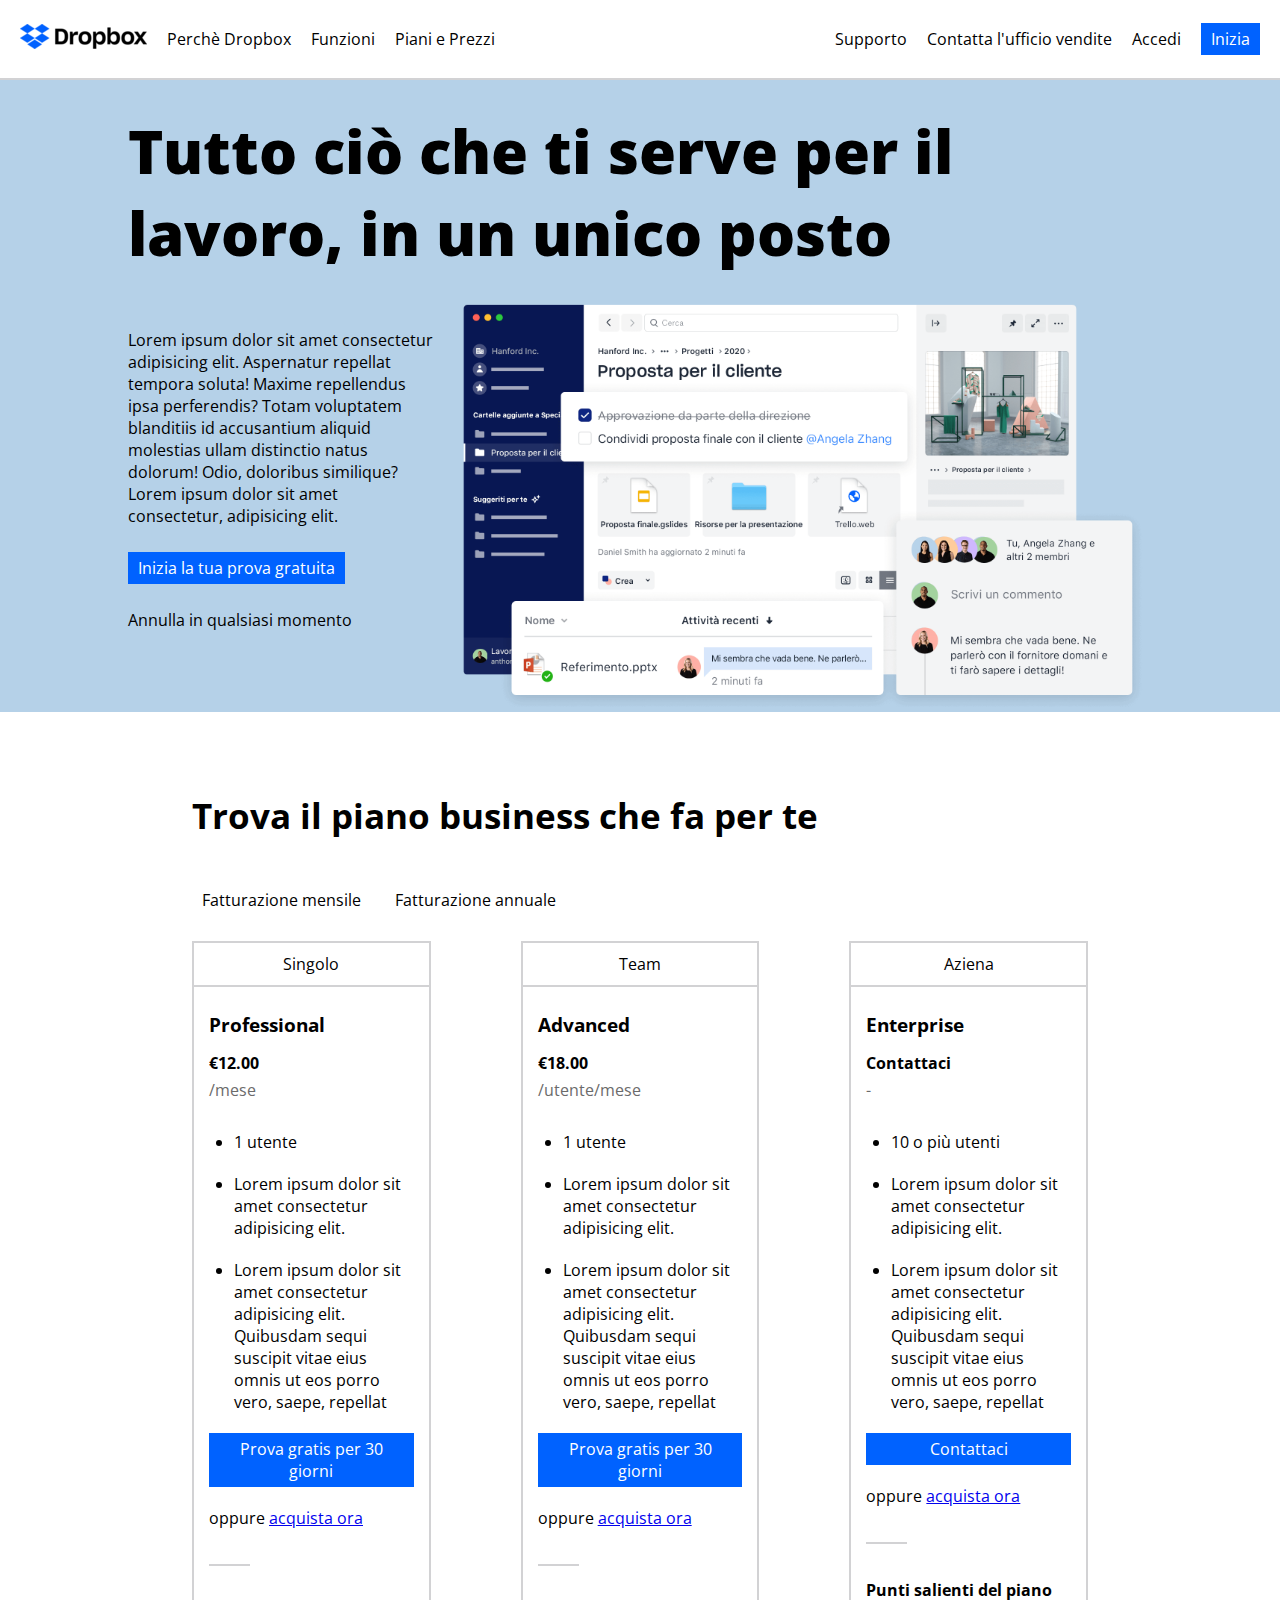
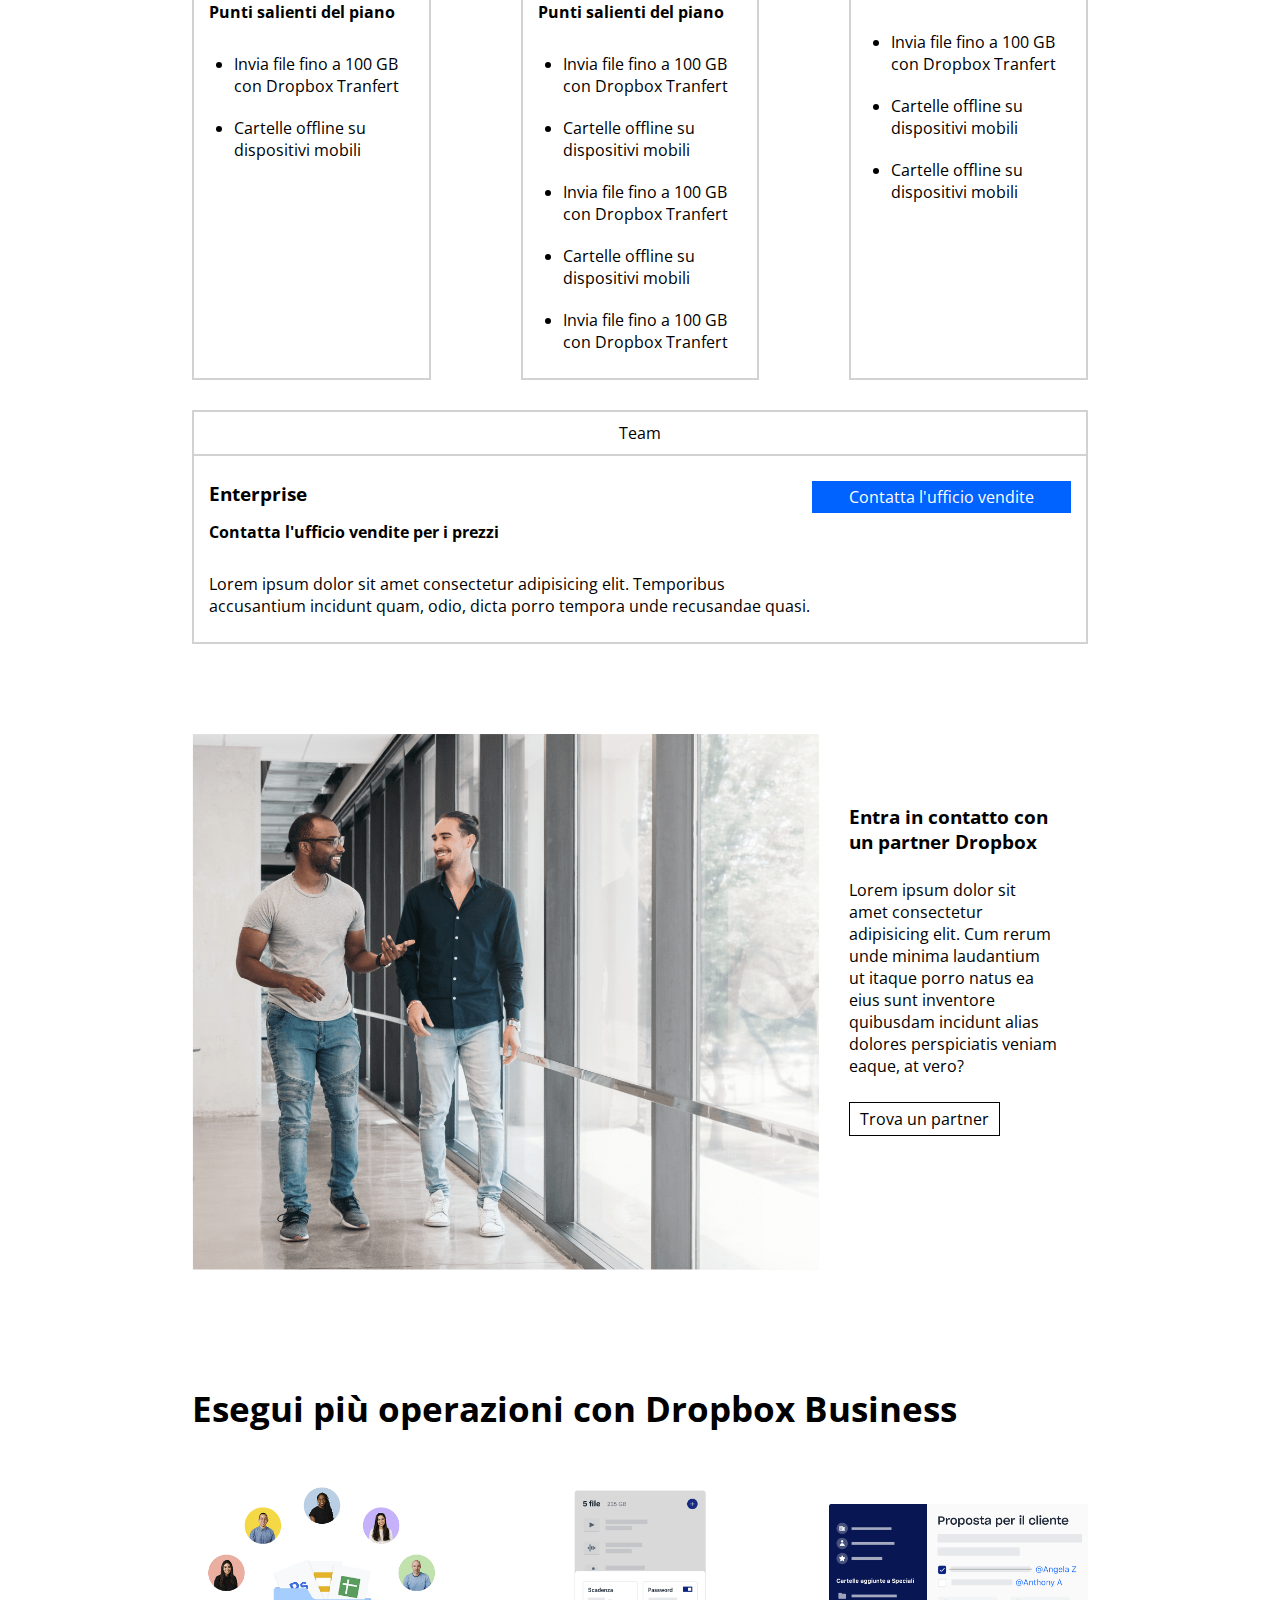
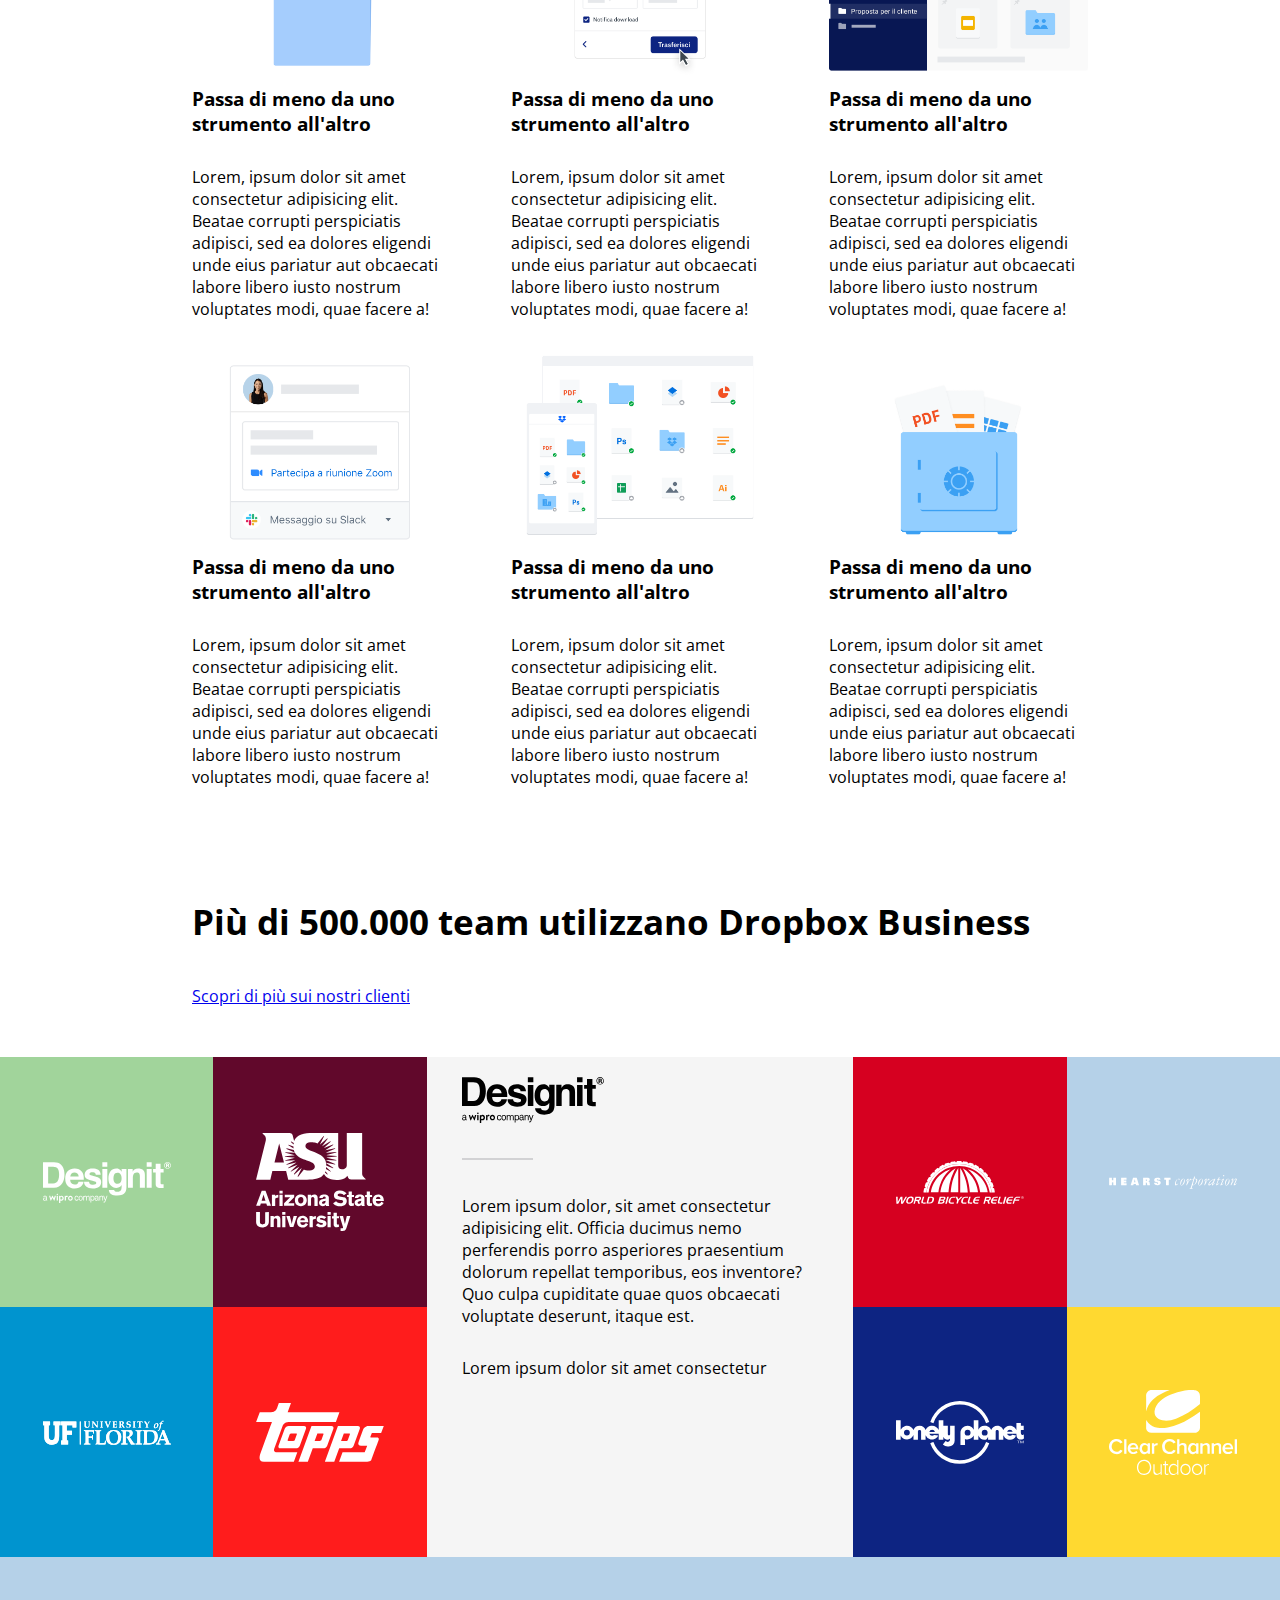
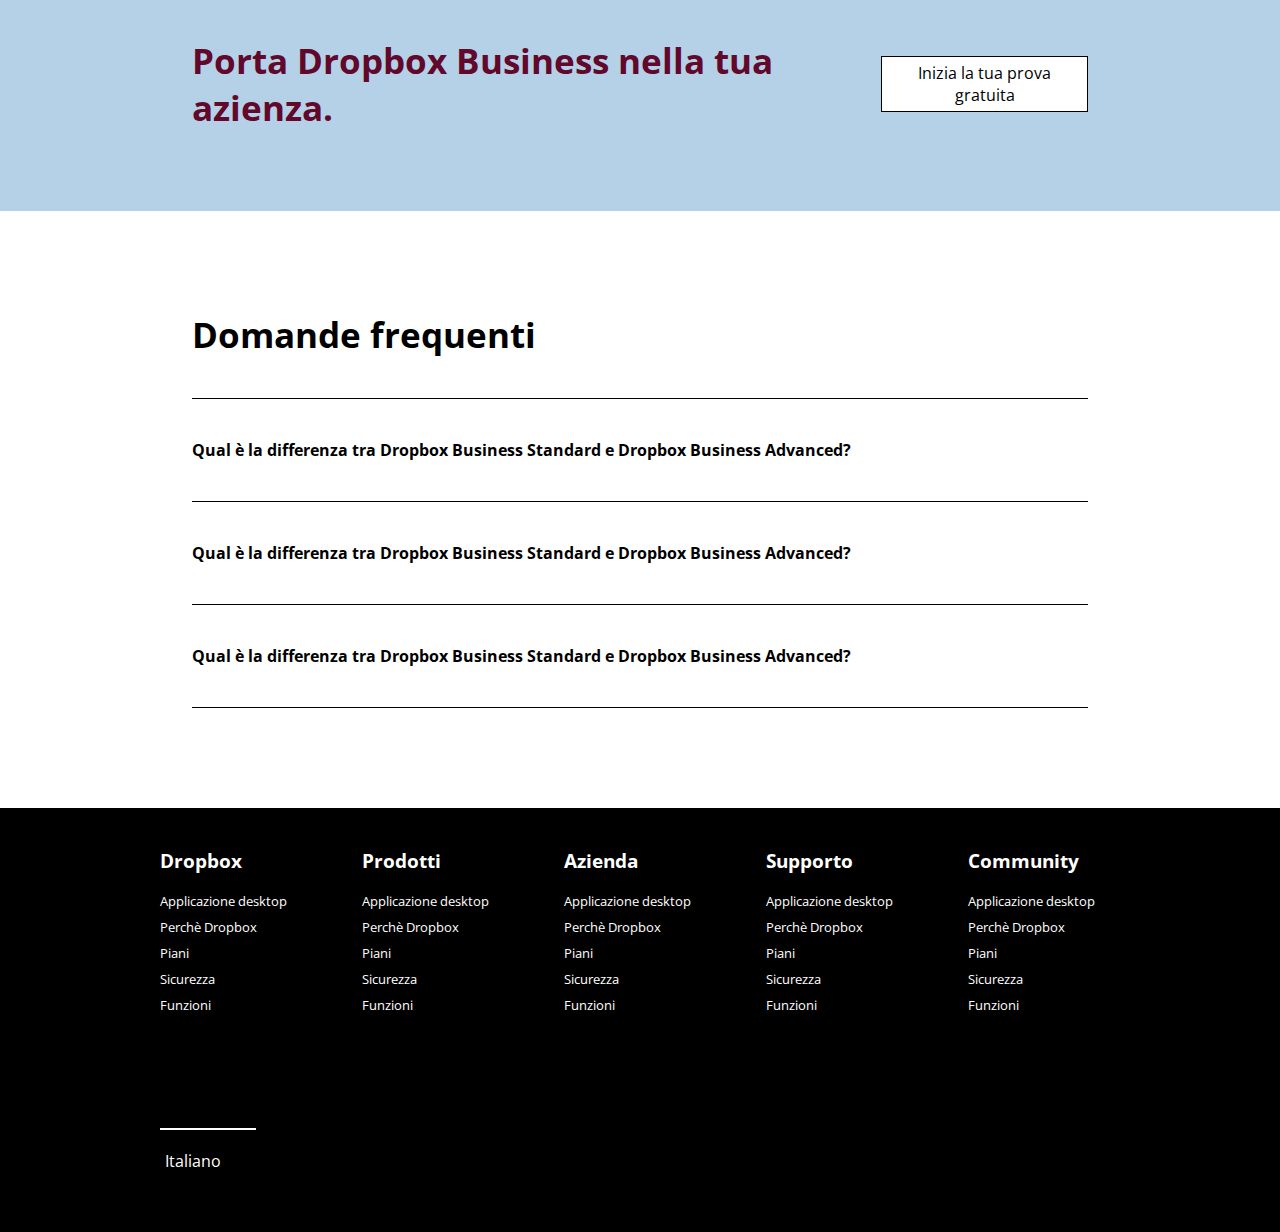
<file: index.html>
<!DOCTYPE html>
<html lang="en">
<head>
    <meta charset="UTF-8">
    <meta name="viewport" content="width=device-width, initial-scale=1.0">
    <!-- font awesome -->
    <link rel="stylesheet" href="https://cdnjs.cloudflare.com/ajax/libs/font-awesome/6.5.2/css/all.min.css"
    integrity="sha512-SnH5WK+bZxgPHs44uWIX+LLJAJ9/2PkPKZ5QiAj6Ta86w+fsb2TkcmfRyVX3pBnMFcV7oQPJkl9QevSCWr3W6A=="
    crossorigin="anonymous" referrerpolicy="no-referrer" />
    <!-- google fonts -->
    <link rel="preconnect" href="https://fonts.googleapis.com">
    <link rel="preconnect" href="https://fonts.gstatic.com" crossorigin>
    <link href="https://fonts.googleapis.com/css2?family=Open+Sans:ital,wght@0,300..800;1,300..800&display=swap" rel="stylesheet">
    <!-- css -->
    <link rel="stylesheet" href="css/style.css">
    <title>esercizio dropbox</title>
</head>
<body>

    <!-- PARTE INTESTAZIONE -->
    <header>

        <!-- barra fissa -->
        <section class="flex" id="fixed">
            <nav class="flex nav-flex">

                <div class="hover-border">
                    <a href="#">
                        <img src="img/logo-small.png" alt="logo dropbox">
                    </a>
                </div>
                <div class="hover-border">
                    <a href="#">Perchè Dropbox</a>
                </div>
                <div class="hover-border">
                    <a href="#">Funzioni</a>
                </div>
                <div class="hover-border">
                    <a href="#">Piani e Prezzi</a>
                </div>
               
            </nav>

            <nav class="flex nav-flex">

                <div class="hover-border">
                    <a href="#">Supporto</a>
                </div>
                <div class="hover-border">
                    <a href="#">Contatta l'ufficio vendite</a>
                </div>
                <div class="hover-border">
                    <a href="#">Accedi</a>
                </div>

                <a class="link-box" href="#">Inizia</a>    
            </nav>

        </section>

        <!-- jumbotron -->
        <section class="flex" id="jumbo-bg">
            <div class="flex" id="jumbo-centered">
                <h1>Tutto ciò che ti serve per il lavoro, in un unico posto</h1>
                <div class="text">
                    <p>
                        Lorem ipsum dolor sit amet consectetur adipisicing elit. Aspernatur repellat tempora soluta! Maxime repellendus ipsa perferendis? Totam voluptatem blanditiis id accusantium aliquid molestias ullam distinctio natus dolorum! Odio, doloribus similique?
                        Lorem ipsum dolor sit amet consectetur, adipisicing elit. 
                    </p>
                    <a href="#" class="link-box">Inizia la tua prova gratuita</a>
                    <p>
                        Annulla in qualsiasi momento
                    </p>
                    <a href="#"><i class="fa-solid fa-arrow-down"></i></a>
                </div>

                <div class="image">
                    <img src="img/jumbo.png" alt="proposta per il cliente">
                </div>

            </div>

        </section>
    </header>


    <!-- PARTE CENTRALE -->
    <main>

        <!-- piani abbonamento -->
        <section class="flex">
            <div class="centered flex" id="plan-flex">
                <h2>Trova il piano business che fa per te</h2>

                <div id="period-plan">
                    <i class="fa-solid fa-circle-dot"></i>
                    <span>Fatturazione mensile</span>

                    <i class="fa-regular fa-circle"></i>
                    <span>Fatturazione annuale</span>
                </div>

                <!-- prima colonna -->
                <div class="column-plan">

                    <div class="title-plan">
                        <i class="fa-solid fa-user"></i>
                        <span>Singolo</span>
                    </div>

                    <div class="container-plan">
                        <h3>
                            Professional
                        </h3>
                        <strong>&euro;12.00</strong>
                        <span class="monthly">/mese</span>

                        <ul class="column-list fa-ul">
                            <li><span class="fa-li"><i class="fa-solid fa-user"></i></span>1 utente</li>
                            <li><span class="fa-li"><i class="fa-solid fa-folder"></i></span>Lorem ipsum dolor sit amet consectetur adipisicing elit.</li>
                            <li><span class="fa-li"><i class="fa-solid fa-share-nodes"></i></span>Lorem ipsum dolor sit amet consectetur adipisicing elit. Quibusdam sequi suscipit vitae eius omnis ut eos porro vero, saepe, repellat </li>
                        </ul>

                        <a href="#" class="link-box full-width">Prova gratis per 30 giorni</a>

                        <span class="alternative-link">oppure <a href="#">acquista ora</a></span>

                        <div class="spacer"></div>
                        
                        <strong>Punti salienti del piano</strong>

                        <ul class="column-list fa-ul">
                            <li>
                                <span class="fa-li"><i class="fa-solid fa-check"></i></span>Invia file fino a 100 GB con Dropbox Tranfert 
                            </li>
                            <li>
                                <span class="fa-li"><i class="fa-solid fa-check"></i></span>Cartelle offline su dispositivi mobili 
                            </li>

                        </ul>
                    </div>
                </div>

                <!-- seconda colonna -->
                <div class="column-plan">

                    <div class="title-plan">
                        <i class="fa-solid fa-users"></i>
                        <span>Team</span>
                    </div>

                    <div class="container-plan">
                        <h3>
                           Advanced
                        </h3>
                        <strong>&euro;18.00</strong>
                        <span class="monthly">/utente/mese</span>

                        <ul class="column-list fa-ul">
                            <li><span class="fa-li"><i class="fa-solid fa-users"></i></span>1 utente</li>
                            <li><span class="fa-li"><i class="fa-solid fa-folder"></i></span>Lorem ipsum dolor sit amet consectetur adipisicing elit.</li>
                            <li><span class="fa-li"><i class="fa-solid fa-share-nodes"></i></span>Lorem ipsum dolor sit amet consectetur adipisicing elit. Quibusdam sequi suscipit vitae eius omnis ut eos porro vero, saepe, repellat </li>
                        </ul>

                        <a href="#" class="link-box full-width">Prova gratis per 30 giorni</a>

                        <span class="alternative-link">oppure <a href="#">acquista ora</a></span>

                        <div class="spacer"></div>
                        
                        <strong>Punti salienti del piano</strong>

                        <ul class="column-list fa-ul">
                            <li>
                                <span class="fa-li"><i class="fa-solid fa-check"></i></span>Invia file fino a 100 GB con Dropbox Tranfert 
                            </li>
                            <li>
                                <span class="fa-li"><i class="fa-solid fa-check"></i></span>Cartelle offline su dispositivi mobili 
                            </li>
                            <li>
                                <span class="fa-li"><i class="fa-solid fa-check"></i></span>Invia file fino a 100 GB con Dropbox Tranfert 
                            </li>
                            <li>
                                <span class="fa-li"><i class="fa-solid fa-check"></i></span>Cartelle offline su dispositivi mobili 
                            </li>
                            <li>
                                <span class="fa-li"><i class="fa-solid fa-check"></i></span>Invia file fino a 100 GB con Dropbox Tranfert 
                            </li>
                        </ul>
                    </div>
                </div>

                <!-- terza colonna -->
                <div class="column-plan">

                    <div class="title-plan">
                        <i class="fa-solid fa-building"></i>
                        <span>Aziena</span>
                    </div>

                    <div class="container-plan">
                        <h3>
                            Enterprise
                        </h3>
                        <strong>Contattaci</strong>
                        <span class="monthly">-</span>

                        <ul class="column-list fa-ul">
                            <li><span class="fa-li"><i class="fa-solid fa-user"></i></span>10 o più utenti</li>
                            <li><span class="fa-li"><i class="fa-solid fa-folder"></i></span>Lorem ipsum dolor sit amet consectetur adipisicing elit.</li>
                            <li><span class="fa-li"><i class="fa-solid fa-share-nodes"></i></span>Lorem ipsum dolor sit amet consectetur adipisicing elit. Quibusdam sequi suscipit vitae eius omnis ut eos porro vero, saepe, repellat </li>
                        </ul>

                        <a href="#" class="link-box full-width">Contattaci</a>

                        <span class="alternative-link">oppure <a href="#">acquista ora</a></span>

                        <div class="spacer"></div>
                        
                        <strong>Punti salienti del piano</strong>

                        <ul class="column-list fa-ul">
                            <li>
                                <span class="fa-li"><i class="fa-solid fa-check"></i></span>Invia file fino a 100 GB con Dropbox Tranfert 
                            </li>
                            <li>
                                <span class="fa-li"><i class="fa-solid fa-check"></i></span>Cartelle offline su dispositivi mobili 
                            </li>
                            <li>
                                <span class="fa-li"><i class="fa-solid fa-check"></i></span>Cartelle offline su dispositivi mobili 
                            </li>

                        </ul>
                    </div>
                </div>

                <!-- quarta colonna -->
                <div id="row-plan">
                    <div class="title-plan">
                        <i class="fa-solid fa-building"></i>
                        <span>Team</span>
                    </div>

                    <div class="container-plan flex">

                        <div id="row-text">
                            <h3>Enterprise</h3>
                            <strong>Contatta l'ufficio vendite per i prezzi</strong>
                            <p>
                                Lorem ipsum dolor sit amet consectetur adipisicing elit. Temporibus accusantium incidunt quam, odio, dicta porro tempora unde recusandae quasi.
                            </p>
                        </div>

                        <div id="link-box-container">
                            <a href="#" class="link-box full-width">Contatta l'ufficio vendite</a>
                        </div>

                    </div>

                </div>
            </div>

        </section>

        <!-- trova partner -->
        <section class="flex">
            <div class="centered flex">
                <div class="image">
                    <img src="img/partner.png" alt="immagine partner">
                </div>

                <div class="text" id="partner-text">
                    <h3>
                        Entra in contatto con un partner Dropbox
                    </h3>

                    <p>
                        Lorem ipsum dolor sit amet consectetur adipisicing elit. Cum rerum unde minima laudantium ut itaque porro natus ea eius sunt inventore quibusdam incidunt alias dolores perspiciatis veniam eaque, at vero?
                    </p>

                    <a href="#" class="link-box white-bg">Trova un partner</a>
                </div>

            </div>

        </section>

        <!-- operazioni -->
        <section class="flex">
            <div class="centered flex" id="operations-flex">

                <h2>Esegui più operazioni con Dropbox Business</h2>

                <!-- prima linea cards -->
                <div class="operations">
                    <div class="card-image">
                        <img src="img/business-feature-switching-tools.png" alt="immagine cambia strumenti">
                    </div>

                    <div class="card-text">
                        <h3>
                            Passa di meno da uno strumento all'altro
                        </h3>
                        <p>
                            Lorem, ipsum dolor sit amet consectetur adipisicing elit. Beatae corrupti perspiciatis adipisci, sed ea dolores eligendi unde eius pariatur aut obcaecati labore libero iusto nostrum voluptates modi, quae facere a!
                        </p>
                    </div>
                </div>

                <div class="operations">
                    <div class="card-image">
                        <img src="img/business-feature-send-files-it.png" alt="immagine scarica file">
                    </div>

                    <div class="card-text">
                        <h3>
                            Passa di meno da uno strumento all'altro
                        </h3>
                        <p>
                            Lorem, ipsum dolor sit amet consectetur adipisicing elit. Beatae corrupti perspiciatis adipisci, sed ea dolores eligendi unde eius pariatur aut obcaecati labore libero iusto nostrum voluptates modi, quae facere a!
                        </p>
                    </div>
                </div>

                <div class="operations">
                    <div class="card-image">
                        <img src="img/business-feature-coordinate-it.png" alt="immagine coordinate">
                    </div>

                    <div class="card-text">
                        <h3>
                            Passa di meno da uno strumento all'altro
                        </h3>
                        <p>
                            Lorem, ipsum dolor sit amet consectetur adipisicing elit. Beatae corrupti perspiciatis adipisci, sed ea dolores eligendi unde eius pariatur aut obcaecati labore libero iusto nostrum voluptates modi, quae facere a!
                        </p>
                    </div>
                </div>
                
                <!-- seconda linea cards -->
                <div class="operations">
                    <div class="card-image">
                        <img src="img/business-feature-integrations-it.png" alt="immagine integrazione">
                    </div>

                    <div class="card-text">
                        <h3>
                            Passa di meno da uno strumento all'altro
                        </h3>
                        <p>
                            Lorem, ipsum dolor sit amet consectetur adipisicing elit. Beatae corrupti perspiciatis adipisci, sed ea dolores eligendi unde eius pariatur aut obcaecati labore libero iusto nostrum voluptates modi, quae facere a!
                        </p>
                    </div>
                </div>

                <div class="operations">
                    <div class="card-image">
                        <img src="img/business-feature-multi-device.png" alt="immagine device multipli">
                    </div>

                    <div class="card-text">
                        <h3>
                            Passa di meno da uno strumento all'altro
                        </h3>
                        <p>
                            Lorem, ipsum dolor sit amet consectetur adipisicing elit. Beatae corrupti perspiciatis adipisci, sed ea dolores eligendi unde eius pariatur aut obcaecati labore libero iusto nostrum voluptates modi, quae facere a!
                        </p>
                    </div>
                </div>

                <div class="operations">
                    <div class="card-image">
                        <img src="img/business-feature-security.png" alt="immagine sicurezza">
                    </div>

                    <div class="card-text">
                        <h3>
                            Passa di meno da uno strumento all'altro
                        </h3>
                        <p>
                            Lorem, ipsum dolor sit amet consectetur adipisicing elit. Beatae corrupti perspiciatis adipisci, sed ea dolores eligendi unde eius pariatur aut obcaecati labore libero iusto nostrum voluptates modi, quae facere a!
                        </p>
                    </div>
                </div>
            </div>

        </section>

        <!-- clienti partner -->
        <section class="flex" id="partner-flex">
            <div class="centered" id="title-partner">
                <h2>
                    Più di 500.000 team utilizzano Dropbox Business
                </h2>

                <span class="alternative-link"><a href="#">Scopri di più sui nostri clienti</a></span>

            </div>


            <!-- parte blocchi -->
            <div class="flex" id="partner">

                <!-- blocco sinistra -->
                <div class="partner-box">
                    <div class="box-image"
                    id="bg-green">
                        <img src="img/designit.svg" alt="logo designit">
                    </div>

                    <div class="box-image" id="bg-dark-red">
                        <img src="img/arizona_state_university.svg" alt="asu logo">
                    </div>

                    <div class="box-image" id="bg-light-blue">
                        <img id="florida" src="img/university_of_florida.svg" alt="uf logo">
                    </div>

                    <div class="box-image" id="bg-light-red">
                        <img src="img/topps.svg" alt="logo topps">
                    </div>
                </div>

                <!-- blocco centrale -->
                <div class="partner-box" id="center-block">
                    <img src="img/designit.svg" alt="designit logo">

                    <div class="spacer"></div>

                    <p>
                        Lorem ipsum dolor, sit amet consectetur adipisicing elit. Officia ducimus nemo perferendis porro asperiores praesentium dolorum repellat temporibus, eos inventore? Quo culpa cupiditate quae quos obcaecati voluptate deserunt, itaque est.
                    </p>

                    <p>Lorem ipsum dolor sit amet consectetur </p>
                </div>

                <!-- blocco di destra -->
                <div class="partner-box">
                    <div class="box-image"
                    id="bg-red">
                        <img src="img/world_bicycle_relief.svg" alt="logo world bike">
                    </div>

                    <div class="box-image" id="bg-dark-grey">
                        <img src="img/hearst_corp.svg" alt="heart logo">
                    </div>

                    <div class="box-image" id="bg-blue">
                        <img src="img/lonely_planet.svg" alt="lonely_planet logo">
                    </div>

                    <div class="box-image" id="bg-yellow">
                        <img src="img/clear_channel.svg" alt="clear channel logo">
                    </div>
                </div>
            </div>

        </section>

        <!-- prova gratuita -->
        <section class="flex" id="colored-bg">
            <div class="centered" id="free-trial">
                <h2>
                    Porta Dropbox Business nella tua azienza.
                </h2>
                <div>
                    <a class="link-box white-bg full-width" href="#">Inizia la tua prova gratuita</a>
                </div>
            </div>
        </section>

        <!-- domande frequenti -->
        <section class="flex" id="last-section">
            <div class="centered">
                <h2 id="faq-title">
                    Domande frequenti
                </h2>
                <div class="faq">
                    <strong>Qual è la differenza tra Dropbox Business Standard e Dropbox Business Advanced?</strong>

                    <i class="fa-solid fa-chevron-down"></i>
                </div>
                <div class="faq" id="no-border">
                    <strong>Qual è la differenza tra Dropbox Business Standard e Dropbox Business Advanced?</strong>

                    <i class="fa-solid fa-chevron-down"></i>
                </div>
                <div class="faq">
                    <strong>Qual è la differenza tra Dropbox Business Standard e Dropbox Business Advanced?</strong>

                    <i class="fa-solid fa-chevron-down"></i>
                </div>

            </div>

        </section>

    </main>


    <!-- PIE DI PAGINA -->

    <footer>

        <!-- contatti -->
        <section class="flex">
            <div class="flex footer-centered" id="footer-flex">
                <div class="contacts">
                    <h3>Dropbox</h3>
                    <ul class="contact-list">
                        <li><a href="#">Applicazione desktop</a></li>
                        <li><a href="#">Perchè Dropbox</a></li>
                        <li><a href="#">Piani</a></li>
                        <li><a href="#">Sicurezza</a></li>
                        <li><a href="#">Funzioni</a></li>
                    </ul>
                </div>

                <div class="contacts">
                    <h3>Prodotti</h3>
                    <ul class="contact-list">
                        <li><a href="#">Applicazione desktop</a></li>
                        <li><a href="#">Perchè Dropbox</a></li>
                        <li><a href="#">Piani</a></li>
                        <li><a href="#">Sicurezza</a></li>
                        <li><a href="#">Funzioni</a></li>
                    </ul>
                </div>

                <div class="contacts">
                    <h3>Azienda</h3>
                    <ul class="contact-list">
                        <li><a href="#">Applicazione desktop</a></li>
                        <li><a href="#">Perchè Dropbox</a></li>
                        <li><a href="#">Piani</a></li>
                        <li><a href="#">Sicurezza</a></li>
                        <li><a href="#">Funzioni</a></li>
                    </ul>
                </div>

                <div class="contacts">
                    <h3>Supporto</h3>
                    <ul class="contact-list">
                        <li><a href="#">Applicazione desktop</a></li>
                        <li><a href="#">Perchè Dropbox</a></li>
                        <li><a href="#">Piani</a></li>
                        <li><a href="#">Sicurezza</a></li>
                        <li><a href="#">Funzioni</a></li>
                    </ul>
                </div>

                <div class="contacts">
                    <h3>Community</h3>
                    <ul class="contact-list">
                        <li><a href="#">Applicazione desktop</a></li>
                        <li><a href="#">Perchè Dropbox</a></li>
                        <li><a href="#">Piani</a></li>
                        <li><a href="#">Sicurezza</a></li>
                        <li><a href="#">Funzioni</a></li>
                    </ul>
                </div>

            </div>
        </section>

        <!-- lingua -->
        <section class="flex">
            <div class="footer-centered">
                <div id="language">
                    <span>
                        <i class="fa-solid fa-earth-europe"></i> 
                    </span>
                    <a href="#">Italiano</a>
                    <span>
                        <i class="fa-solid fa-caret-up"></i>
                    </span>
                </div>

            </div>

        </section>

    </footer>

    
</body>
</html>
</file>
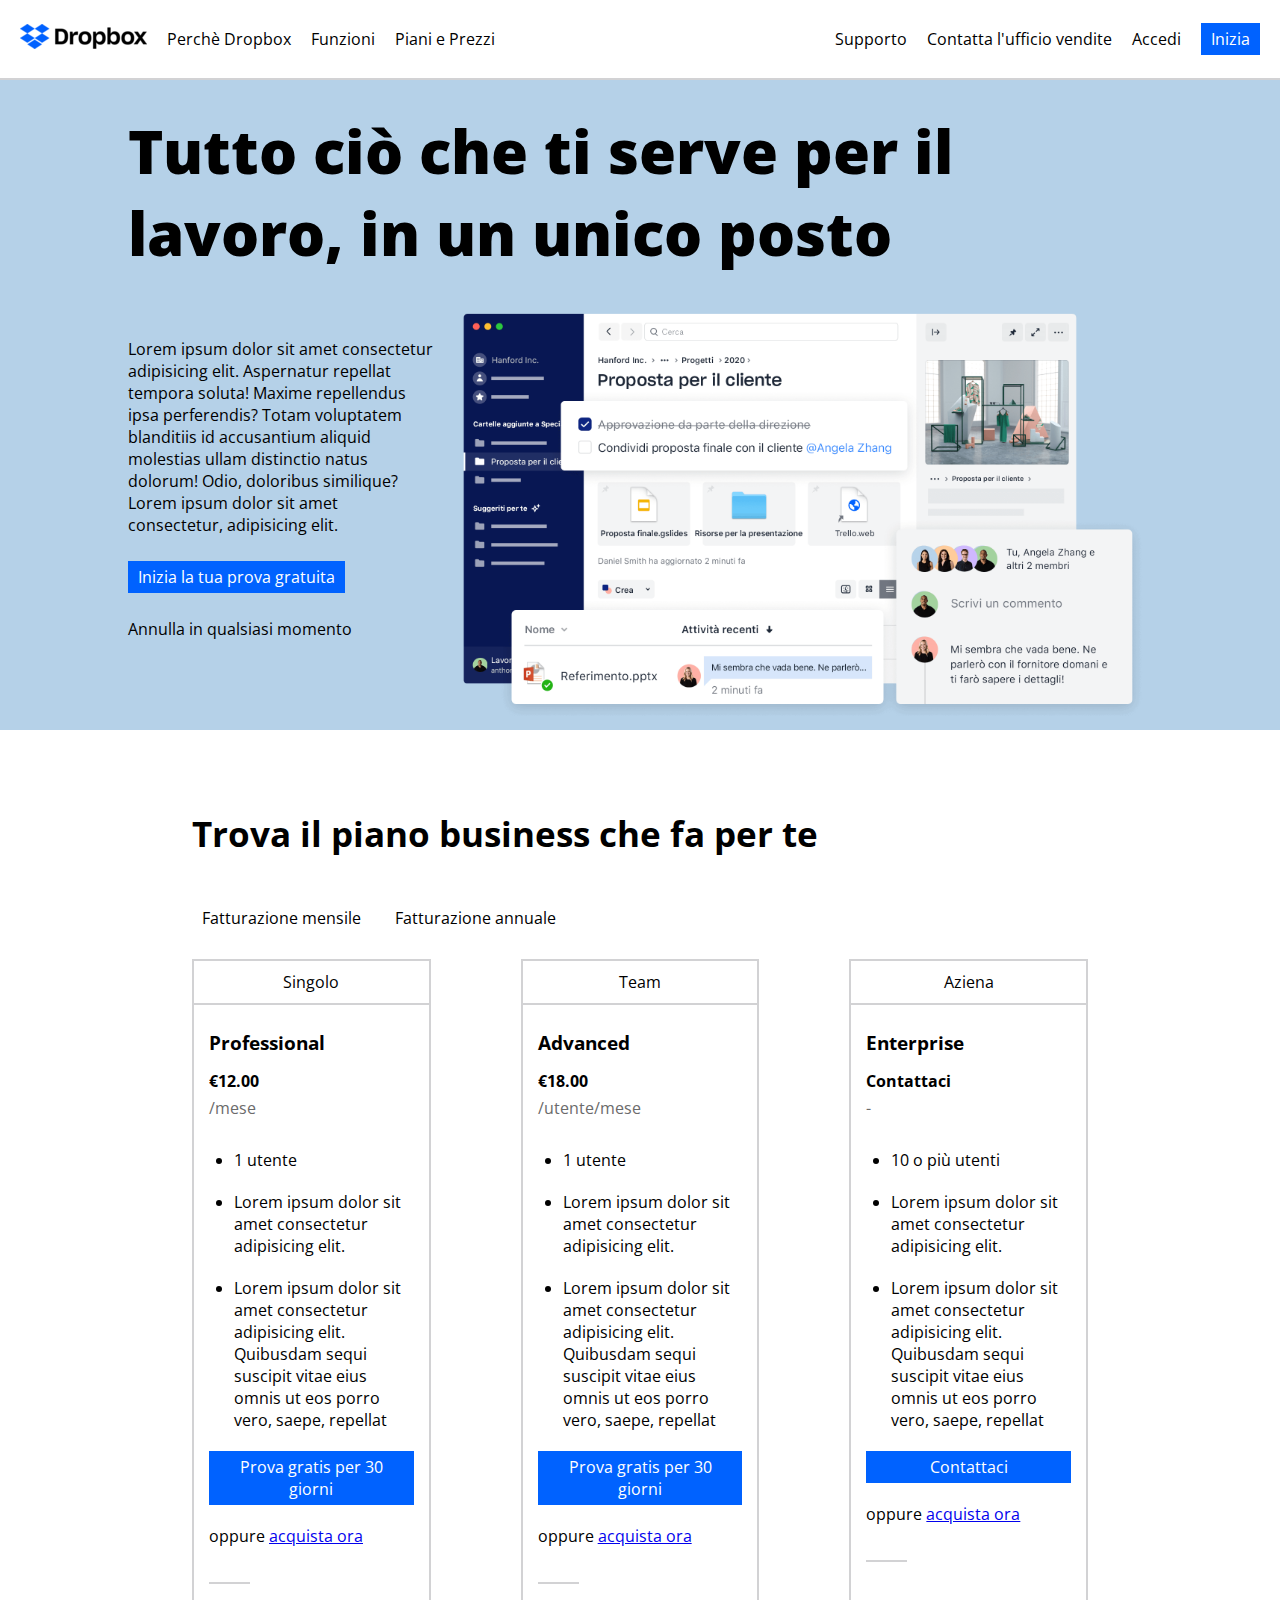
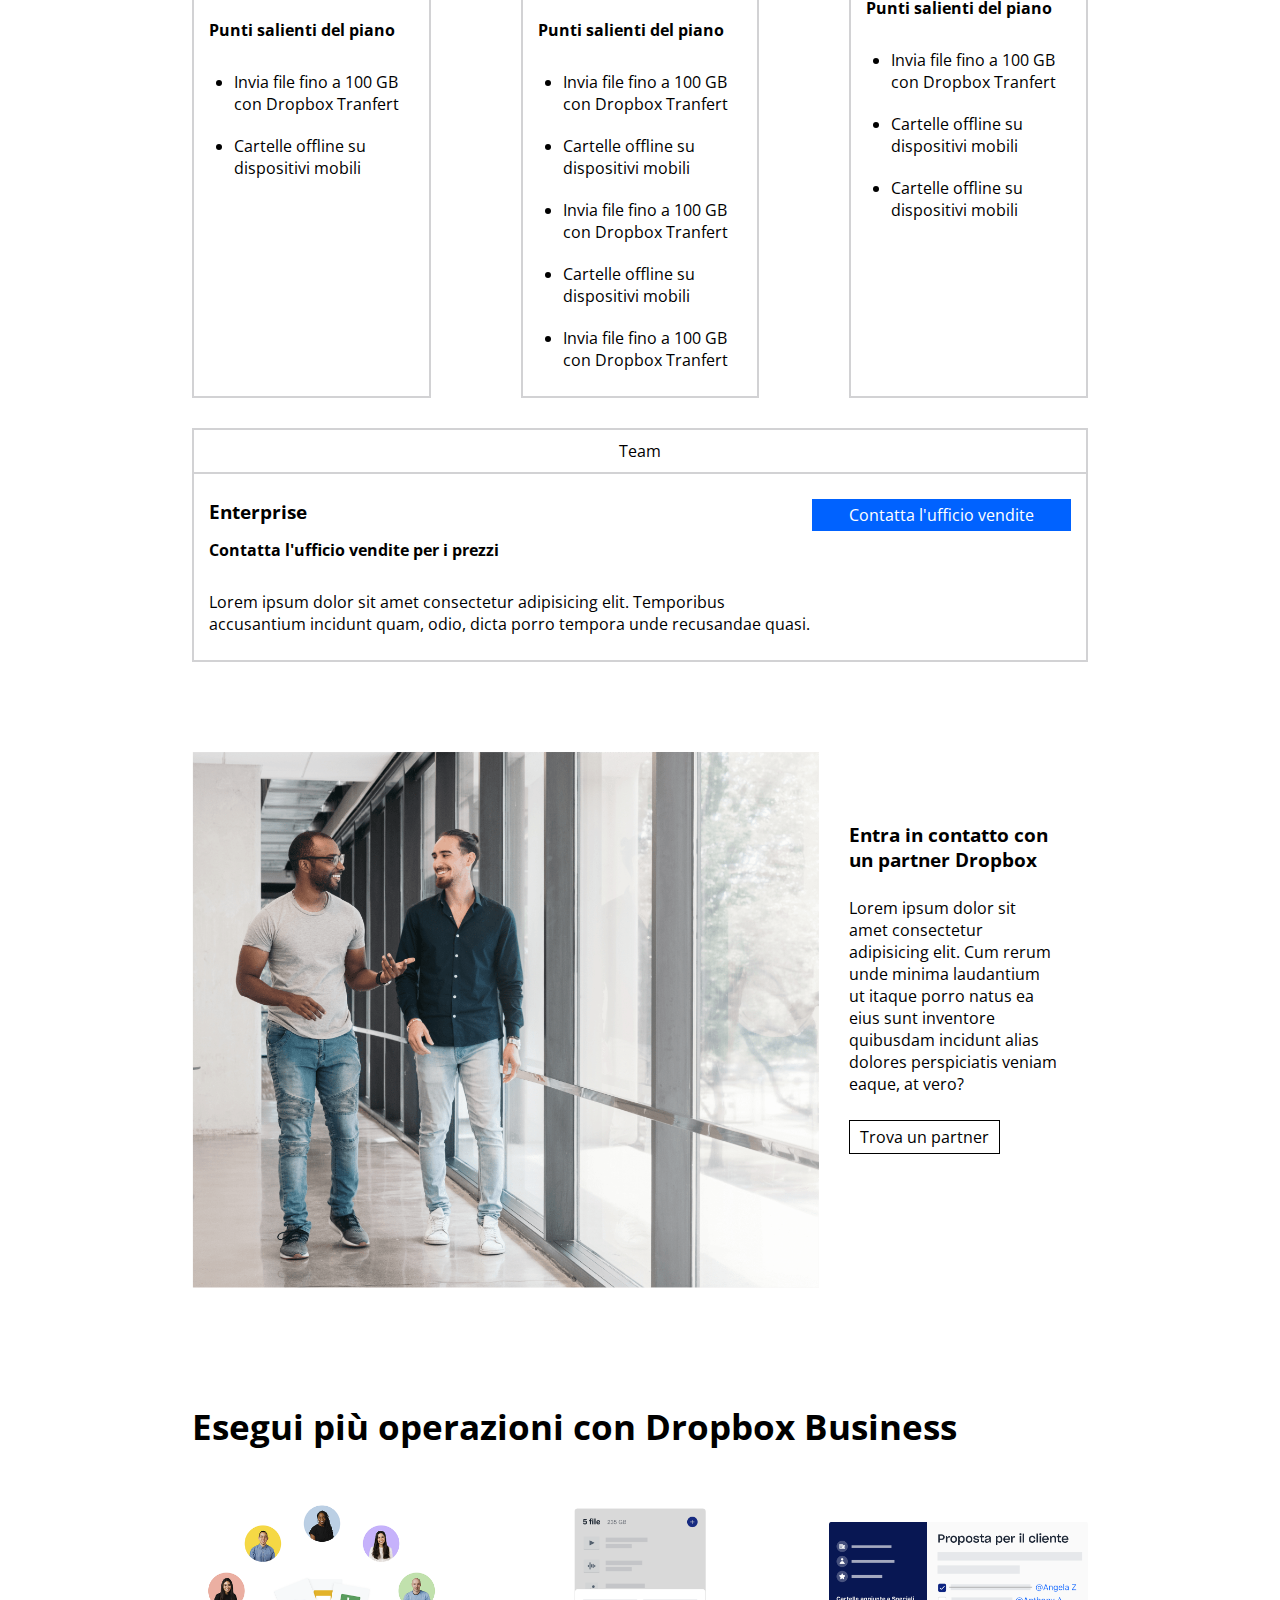
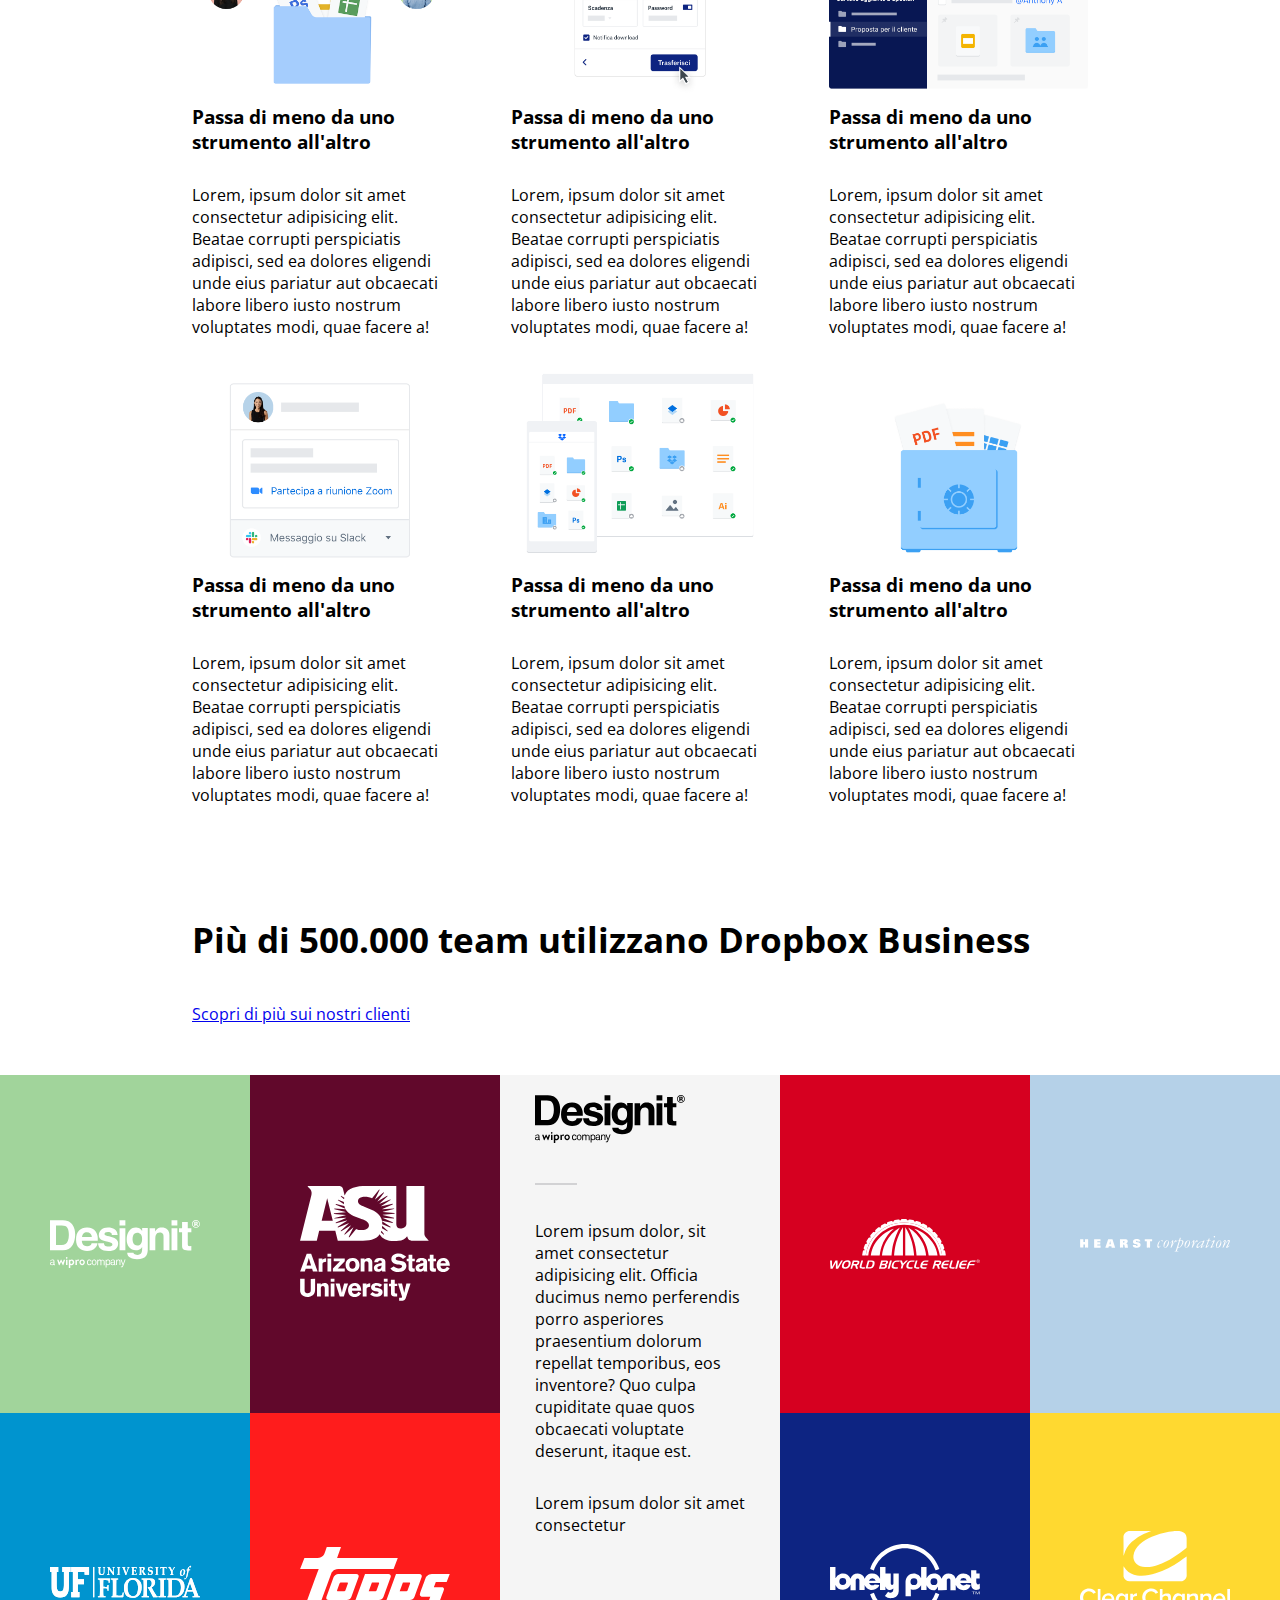
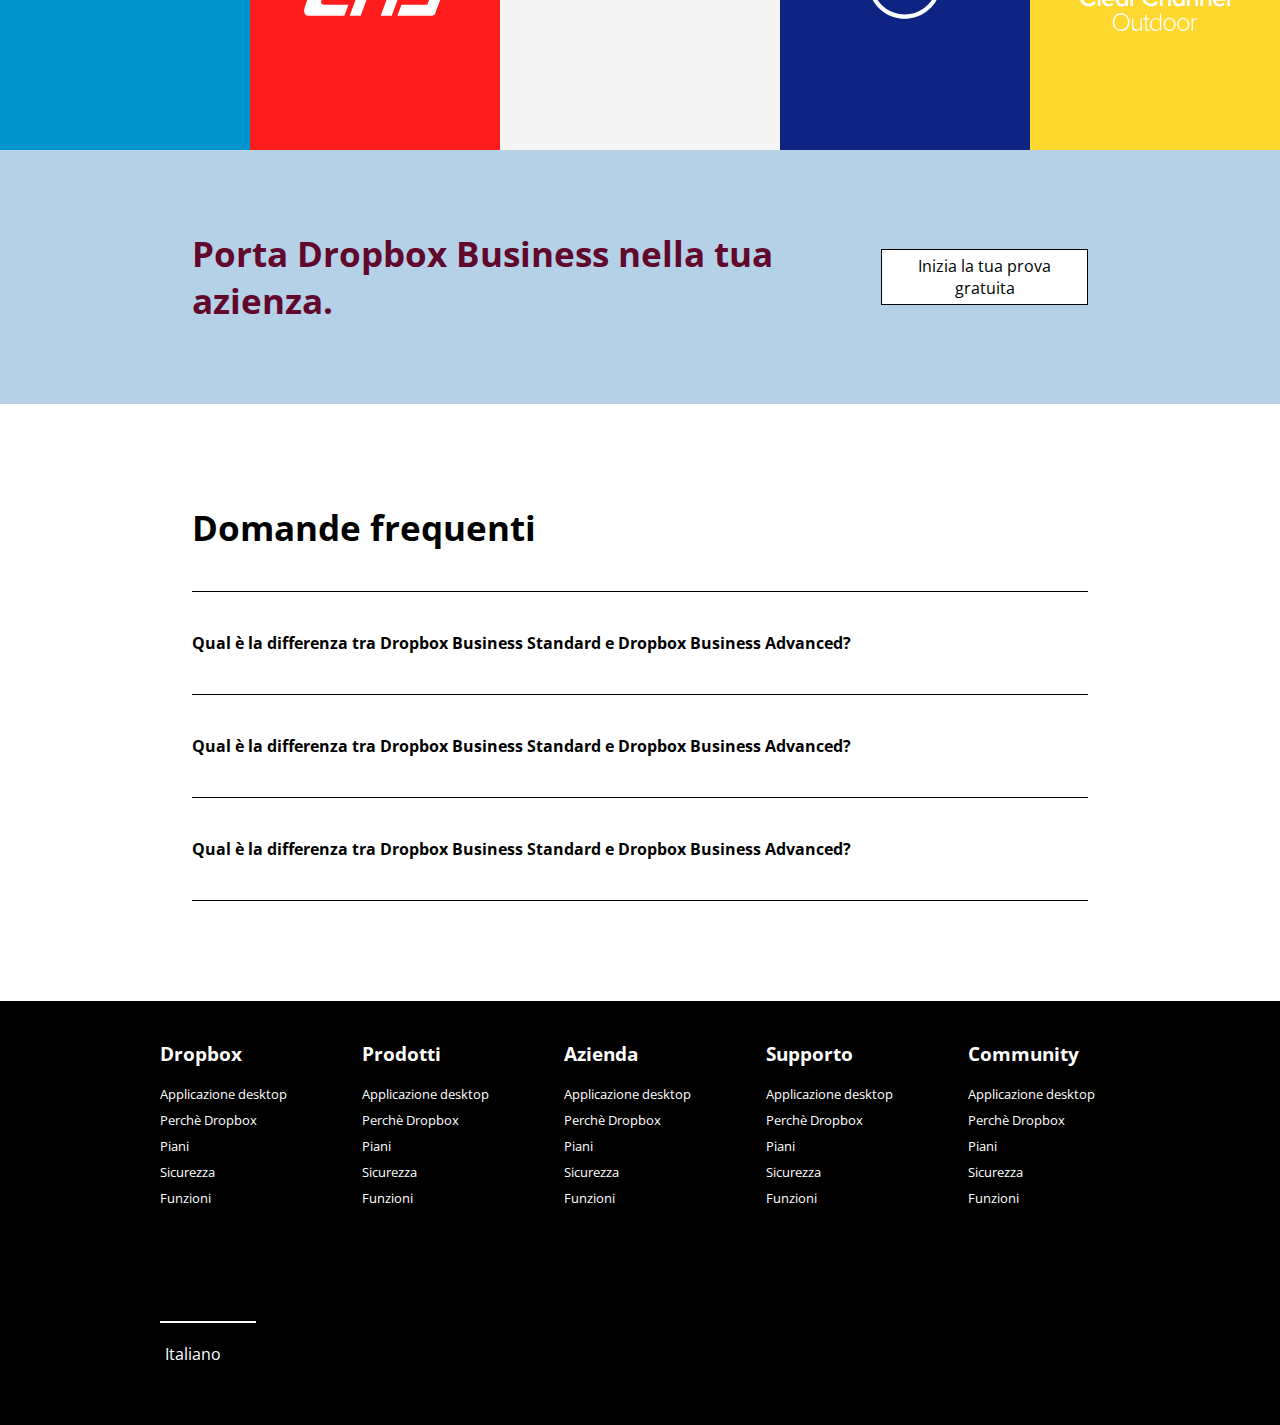
<file: bonus/index.html>
<!DOCTYPE html>
<html lang="en">
<head>
    <meta charset="UTF-8">
    <meta name="viewport" content="width=device-width, initial-scale=1.0">
    <!-- font awesome -->
    <link rel="stylesheet" href="https://cdnjs.cloudflare.com/ajax/libs/font-awesome/6.5.2/css/all.min.css"
    integrity="sha512-SnH5WK+bZxgPHs44uWIX+LLJAJ9/2PkPKZ5QiAj6Ta86w+fsb2TkcmfRyVX3pBnMFcV7oQPJkl9QevSCWr3W6A=="
    crossorigin="anonymous" referrerpolicy="no-referrer" />
    <!-- google fonts -->
    <link rel="preconnect" href="https://fonts.googleapis.com">
    <link rel="preconnect" href="https://fonts.gstatic.com" crossorigin>
    <link href="https://fonts.googleapis.com/css2?family=Open+Sans:ital,wght@0,300..800;1,300..800&display=swap" rel="stylesheet">
    <!-- css -->
    <link rel="stylesheet" href="css/style.css">
    <title>esercizio dropbox bonus</title>
</head>
<body>

    <!-- PARTE INTESTAZIONE -->
    <header>

        <!-- barra fissa -->
        <section class="flex" id="fixed">
            <nav class="flex nav-flex">

                <div class="hover-border">
                    <a href="#">
                        <img src="img/logo-small.png" alt="logo dropbox">
                    </a>
                </div>
                <div class="hover-border">
                    <a href="#">Perchè Dropbox</a>
                </div>
                <div class="hover-border">
                    <a href="#">Funzioni</a>
                    <div class="no-display">
                        <a href="#">Condivisione</a>
                        <a href="#">Sicurezza</a>
                        <a href="#">Spazio di archiviazione</a>
                    </div>
                </div>
                <div class="hover-border">
                    <a href="#">Piani e Prezzi</a>
                </div>
               
            </nav>

            <nav class="flex nav-flex">

                <div class="hover-border">
                    <a href="#">Supporto</a>
                    <div class="no-display">
                        <a href="#">Assistenza</a>
                        <a href="#">Contatti</a>
                        <a href="#">Info utili</a>
                    </div>
                </div>
                <div class="hover-border">
                    <a href="#">Contatta l'ufficio vendite</a>
                </div>
                <div class="hover-border">
                    <a href="#">Accedi</a>
                </div>

                <a class="link-box" href="#">Inizia</a>    
            </nav>

        </section>

        <!-- jumbotron -->
        <section class="flex" id="jumbo-bg">
            <div class="flex" id="jumbo-centered">
                <h1>Tutto ciò che ti serve per il lavoro, in un unico posto</h1>
                <div class="text">
                    <p>
                        Lorem ipsum dolor sit amet consectetur adipisicing elit. Aspernatur repellat tempora soluta! Maxime repellendus ipsa perferendis? Totam voluptatem blanditiis id accusantium aliquid molestias ullam distinctio natus dolorum! Odio, doloribus similique?
                        Lorem ipsum dolor sit amet consectetur, adipisicing elit. 
                    </p>
                    <a href="#" class="link-box">Inizia la tua prova gratuita</a>
                    <p>
                        Annulla in qualsiasi momento
                    </p>
                    <a href="#plan-flex"><i class="fa-solid fa-arrow-down"></i></a>
                </div>

                <div class="image">
                    <img src="img/jumbo.png" alt="proposta per il cliente">
                </div>

            </div>

        </section>
    </header>


    <!-- PARTE CENTRALE -->
    <main>

        <!-- piani abbonamento -->
        <section class="flex">
            <div class="centered flex" id="plan-flex">
                <h2>Trova il piano business che fa per te</h2>

                <div id="period-plan">
                    <i class="fa-solid fa-circle-dot"></i>
                    <span>Fatturazione mensile</span>

                    <i class="fa-regular fa-circle"></i>
                    <span>Fatturazione annuale</span>
                </div>

                <!-- prima colonna -->
                <div class="column-plan">

                    <div class="title-plan">
                        <i class="fa-solid fa-user"></i>
                        <span>Singolo</span>
                    </div>

                    <div class="container-plan">
                        <h3>
                            Professional
                        </h3>
                        <strong>&euro;12.00</strong>
                        <span class="monthly">/mese</span>

                        <ul class="column-list fa-ul">
                            <li><span class="fa-li"><i class="fa-solid fa-user"></i></span>1 utente</li>
                            <li><span class="fa-li"><i class="fa-solid fa-folder"></i></span>Lorem ipsum dolor sit amet consectetur adipisicing elit.</li>
                            <li><span class="fa-li"><i class="fa-solid fa-share-nodes"></i></span>Lorem ipsum dolor sit amet consectetur adipisicing elit. Quibusdam sequi suscipit vitae eius omnis ut eos porro vero, saepe, repellat </li>
                        </ul>

                        <a href="#" class="link-box full-width">Prova gratis per 30 giorni</a>

                        <span class="alternative-link">oppure <a href="#">acquista ora</a></span>

                        <div class="spacer"></div>
                        
                        <strong>Punti salienti del piano</strong>

                        <ul class="column-list fa-ul">
                            <li>
                                <span class="fa-li"><i class="fa-solid fa-check"></i></span>Invia file fino a 100 GB con Dropbox Tranfert 
                            </li>
                            <li>
                                <span class="fa-li"><i class="fa-solid fa-check"></i></span>Cartelle offline su dispositivi mobili 
                            </li>

                        </ul>
                    </div>
                </div>

                <!-- seconda colonna -->
                <div class="column-plan">

                    <div class="title-plan">
                        <i class="fa-solid fa-users"></i>
                        <span>Team</span>
                    </div>

                    <div class="container-plan">
                        <h3>
                           Advanced
                        </h3>
                        <strong>&euro;18.00</strong>
                        <span class="monthly">/utente/mese</span>

                        <ul class="column-list fa-ul">
                            <li><span class="fa-li"><i class="fa-solid fa-users"></i></span>1 utente</li>
                            <li><span class="fa-li"><i class="fa-solid fa-folder"></i></span>Lorem ipsum dolor sit amet consectetur adipisicing elit.</li>
                            <li><span class="fa-li"><i class="fa-solid fa-share-nodes"></i></span>Lorem ipsum dolor sit amet consectetur adipisicing elit. Quibusdam sequi suscipit vitae eius omnis ut eos porro vero, saepe, repellat </li>
                        </ul>

                        <a href="#" class="link-box full-width">Prova gratis per 30 giorni</a>

                        <span class="alternative-link">oppure <a href="#">acquista ora</a></span>

                        <div class="spacer"></div>
                        
                        <strong>Punti salienti del piano</strong>

                        <ul class="column-list fa-ul">
                            <li>
                                <span class="fa-li"><i class="fa-solid fa-check"></i></span>Invia file fino a 100 GB con Dropbox Tranfert 
                            </li>
                            <li>
                                <span class="fa-li"><i class="fa-solid fa-check"></i></span>Cartelle offline su dispositivi mobili 
                            </li>
                            <li>
                                <span class="fa-li"><i class="fa-solid fa-check"></i></span>Invia file fino a 100 GB con Dropbox Tranfert 
                            </li>
                            <li>
                                <span class="fa-li"><i class="fa-solid fa-check"></i></span>Cartelle offline su dispositivi mobili 
                            </li>
                            <li>
                                <span class="fa-li"><i class="fa-solid fa-check"></i></span>Invia file fino a 100 GB con Dropbox Tranfert 
                            </li>
                        </ul>
                    </div>
                </div>

                <!-- terza colonna -->
                <div class="column-plan">

                    <div class="title-plan">
                        <i class="fa-solid fa-building"></i>
                        <span>Aziena</span>
                    </div>

                    <div class="container-plan">
                        <h3>
                            Enterprise
                        </h3>
                        <strong>Contattaci</strong>
                        <span class="monthly">-</span>

                        <ul class="column-list fa-ul">
                            <li><span class="fa-li"><i class="fa-solid fa-user"></i></span>10 o più utenti</li>
                            <li><span class="fa-li"><i class="fa-solid fa-folder"></i></span>Lorem ipsum dolor sit amet consectetur adipisicing elit.</li>
                            <li><span class="fa-li"><i class="fa-solid fa-share-nodes"></i></span>Lorem ipsum dolor sit amet consectetur adipisicing elit. Quibusdam sequi suscipit vitae eius omnis ut eos porro vero, saepe, repellat </li>
                        </ul>

                        <a href="#" class="link-box full-width">Contattaci</a>

                        <span class="alternative-link">oppure <a href="#">acquista ora</a></span>

                        <div class="spacer"></div>
                        
                        <strong>Punti salienti del piano</strong>

                        <ul class="column-list fa-ul">
                            <li>
                                <span class="fa-li"><i class="fa-solid fa-check"></i></span>Invia file fino a 100 GB con Dropbox Tranfert 
                            </li>
                            <li>
                                <span class="fa-li"><i class="fa-solid fa-check"></i></span>Cartelle offline su dispositivi mobili 
                            </li>
                            <li>
                                <span class="fa-li"><i class="fa-solid fa-check"></i></span>Cartelle offline su dispositivi mobili 
                            </li>

                        </ul>
                    </div>
                </div>

                <!-- quarta colonna -->
                <div id="row-plan">
                    <div class="title-plan">
                        <i class="fa-solid fa-building"></i>
                        <span>Team</span>
                    </div>

                    <div class="container-plan flex">

                        <div id="row-text">
                            <h3>Enterprise</h3>
                            <strong>Contatta l'ufficio vendite per i prezzi</strong>
                            <p>
                                Lorem ipsum dolor sit amet consectetur adipisicing elit. Temporibus accusantium incidunt quam, odio, dicta porro tempora unde recusandae quasi.
                            </p>
                        </div>

                        <div id="link-box-container">
                            <a href="#" class="link-box full-width">Contatta l'ufficio vendite</a>
                        </div>

                    </div>

                </div>
            </div>

        </section>

        <!-- trova partner -->
        <section class="flex">
            <div class="centered flex">
                <div class="image">
                    <img src="img/partner.png" alt="immagine partner">
                </div>

                <div class="text" id="partner-text">
                    <h3>
                        Entra in contatto con un partner Dropbox
                    </h3>

                    <p>
                        Lorem ipsum dolor sit amet consectetur adipisicing elit. Cum rerum unde minima laudantium ut itaque porro natus ea eius sunt inventore quibusdam incidunt alias dolores perspiciatis veniam eaque, at vero?
                    </p>

                    <a href="#" class="link-box white-bg">Trova un partner</a>
                </div>

            </div>

        </section>

        <!-- operazioni -->
        <section class="flex">
            <div class="centered flex" id="operations-flex">

                <h2>Esegui più operazioni con Dropbox Business</h2>

                <!-- prima linea cards -->
                <div class="operations">
                    <div class="card-image">
                        <img src="img/business-feature-switching-tools.png" alt="immagine cambia strumenti">
                    </div>

                    <div class="card-text">
                        <h3>
                            Passa di meno da uno strumento all'altro
                        </h3>
                        <p>
                            Lorem, ipsum dolor sit amet consectetur adipisicing elit. Beatae corrupti perspiciatis adipisci, sed ea dolores eligendi unde eius pariatur aut obcaecati labore libero iusto nostrum voluptates modi, quae facere a!
                        </p>
                    </div>
                </div>

                <div class="operations">
                    <div class="card-image">
                        <img src="img/business-feature-send-files-it.png" alt="immagine scarica file">
                    </div>

                    <div class="card-text">
                        <h3>
                            Passa di meno da uno strumento all'altro
                        </h3>
                        <p>
                            Lorem, ipsum dolor sit amet consectetur adipisicing elit. Beatae corrupti perspiciatis adipisci, sed ea dolores eligendi unde eius pariatur aut obcaecati labore libero iusto nostrum voluptates modi, quae facere a!
                        </p>
                    </div>
                </div>

                <div class="operations">
                    <div class="card-image">
                        <img src="img/business-feature-coordinate-it.png" alt="immagine coordinate">
                    </div>

                    <div class="card-text">
                        <h3>
                            Passa di meno da uno strumento all'altro
                        </h3>
                        <p>
                            Lorem, ipsum dolor sit amet consectetur adipisicing elit. Beatae corrupti perspiciatis adipisci, sed ea dolores eligendi unde eius pariatur aut obcaecati labore libero iusto nostrum voluptates modi, quae facere a!
                        </p>
                    </div>
                </div>
                
                <!-- seconda linea cards -->
                <div class="operations">
                    <div class="card-image">
                        <img src="img/business-feature-integrations-it.png" alt="immagine integrazione">
                    </div>

                    <div class="card-text">
                        <h3>
                            Passa di meno da uno strumento all'altro
                        </h3>
                        <p>
                            Lorem, ipsum dolor sit amet consectetur adipisicing elit. Beatae corrupti perspiciatis adipisci, sed ea dolores eligendi unde eius pariatur aut obcaecati labore libero iusto nostrum voluptates modi, quae facere a!
                        </p>
                    </div>
                </div>

                <div class="operations">
                    <div class="card-image">
                        <img src="img/business-feature-multi-device.png" alt="immagine device multipli">
                    </div>

                    <div class="card-text">
                        <h3>
                            Passa di meno da uno strumento all'altro
                        </h3>
                        <p>
                            Lorem, ipsum dolor sit amet consectetur adipisicing elit. Beatae corrupti perspiciatis adipisci, sed ea dolores eligendi unde eius pariatur aut obcaecati labore libero iusto nostrum voluptates modi, quae facere a!
                        </p>
                    </div>
                </div>

                <div class="operations">
                    <div class="card-image">
                        <img src="img/business-feature-security.png" alt="immagine sicurezza">
                    </div>

                    <div class="card-text">
                        <h3>
                            Passa di meno da uno strumento all'altro
                        </h3>
                        <p>
                            Lorem, ipsum dolor sit amet consectetur adipisicing elit. Beatae corrupti perspiciatis adipisci, sed ea dolores eligendi unde eius pariatur aut obcaecati labore libero iusto nostrum voluptates modi, quae facere a!
                        </p>
                    </div>
                </div>
            </div>

        </section>

        <!-- clienti partner -->
        <section class="flex" id="partner-flex">
            <div class="centered" id="title-partner">
                <h2>
                    Più di 500.000 team utilizzano Dropbox Business
                </h2>

                <span class="alternative-link"><a href="#">Scopri di più sui nostri clienti</a></span>

            </div>


            <!-- parte blocchi -->
            <div class="flex" id="partner">

                <!-- blocco sinistra -->
                <div class="partner-box">
                    <div class="box-image"
                    id="bg-green">
                        <img src="img/designit.svg" alt="logo designit">
                    </div>

                    <div class="box-image" id="bg-dark-red">
                        <img src="img/arizona_state_university.svg" alt="asu logo">
                    </div>

                    <div class="box-image" id="bg-light-blue">
                        <img id="florida" src="img/university_of_florida.svg" alt="uf logo">
                    </div>

                    <div class="box-image" id="bg-light-red">
                        <img src="img/topps.svg" alt="logo topps">
                    </div>
                </div>

                <!-- blocco centrale -->
                <div id="center-block">
                    <img src="img/designit.svg" alt="designit logo">

                    <div class="spacer"></div>

                    <p>
                        Lorem ipsum dolor, sit amet consectetur adipisicing elit. Officia ducimus nemo perferendis porro asperiores praesentium dolorum repellat temporibus, eos inventore? Quo culpa cupiditate quae quos obcaecati voluptate deserunt, itaque est.
                    </p>

                    <p>Lorem ipsum dolor sit amet consectetur </p>
                </div>

                <!-- blocco di destra -->
                <div class="partner-box">
                    <div class="box-image"
                    id="bg-red">
                        <img src="img/world_bicycle_relief.svg" alt="logo world bike">
                    </div>

                    <div class="box-image" id="bg-dark-grey">
                        <img src="img/hearst_corp.svg" alt="heart logo">
                    </div>

                    <div class="box-image" id="bg-blue">
                        <img src="img/lonely_planet.svg" alt="lonely_planet logo">
                    </div>

                    <div class="box-image" id="bg-yellow">
                        <img src="img/clear_channel.svg" alt="clear channel logo">
                    </div>
                </div>
            </div>

        </section>

        <!-- prova gratuita -->
        <section class="flex" id="colored-bg">
            <div class="centered" id="free-trial">
                <h2>
                    Porta Dropbox Business nella tua azienza.
                </h2>
                <div>
                    <a class="link-box white-bg full-width" href="#">Inizia la tua prova gratuita</a>
                </div>
            </div>
        </section>

        <!-- domande frequenti -->
        <section class="flex" id="last-section">
            <div class="centered">
                <h2 id="faq-title">
                    Domande frequenti
                </h2>
                <div class="faq">
                    <strong>Qual è la differenza tra Dropbox Business Standard e Dropbox Business Advanced?</strong>

                    <p class="no-display-text">
                        Lorem ipsum dolor sit, amet consectetur adipisicing elit. Dolorem repellat, in sunt sed adipisci fugit id modi! Error nihil perspiciatis aut laudantium aspernatur illo ea ipsum, libero quod, nulla autem.
                        Lorem ipsum dolor sit, amet consectetur adipisicing elit. Aspernatur magnam culpa deleniti eius aperiam facilis, officiis ad! Harum rem quae fugit placeat voluptatibus ipsa molestiae, facilis eaque quo illum alias.
                    </p>

                    <i class="fa-solid fa-chevron-down"></i>

                    <i class="fa-solid fa-chevron-up"></i>

                </div>
                <div class="faq" id="no-border">
                    <strong>Qual è la differenza tra Dropbox Business Standard e Dropbox Business Advanced?</strong>

                    <p class="no-display-text">
                        Lorem ipsum dolor sit, amet consectetur adipisicing elit. Dolorem repellat, in sunt sed adipisci fugit id modi! Error nihil perspiciatis aut laudantium aspernatur illo ea ipsum, libero quod, nulla autem.
                        Lorem ipsum dolor sit, amet consectetur adipisicing elit. Aspernatur magnam culpa deleniti eius aperiam facilis, officiis ad! Harum rem quae fugit placeat voluptatibus ipsa molestiae, facilis eaque quo illum alias.
                    </p>

                    <i class="fa-solid fa-chevron-down"></i>

                    <i class="fa-solid fa-chevron-up"></i>
                </div>

                <div class="faq">
                    <strong>Qual è la differenza tra Dropbox Business Standard e Dropbox Business Advanced?</strong>

                    <p class="no-display-text">
                        Lorem ipsum dolor sit, amet consectetur adipisicing elit. Dolorem repellat, in sunt sed adipisci fugit id modi! Error nihil perspiciatis aut laudantium aspernatur illo ea ipsum, libero quod, nulla autem.
                        Lorem ipsum dolor sit, amet consectetur adipisicing elit. Aspernatur magnam culpa deleniti eius aperiam facilis, officiis ad! Harum rem quae fugit placeat voluptatibus ipsa molestiae, facilis eaque quo illum alias.
                    </p>

                    <i class="fa-solid fa-chevron-down"></i>

                    <i class="fa-solid fa-chevron-up"></i>
                </div>

            </div>

        </section>

    </main>


    <!-- PIE DI PAGINA -->

    <footer>

        <!-- contatti -->
        <section class="flex">
            <div class="flex footer-centered" id="footer-flex">
                <div class="contacts">
                    <h3>Dropbox</h3>
                    <ul class="contact-list">
                        <li><a href="#">Applicazione desktop</a></li>
                        <li><a href="#">Perchè Dropbox</a></li>
                        <li><a href="#">Piani</a></li>
                        <li><a href="#">Sicurezza</a></li>
                        <li><a href="#">Funzioni</a></li>
                    </ul>
                </div>

                <div class="contacts">
                    <h3>Prodotti</h3>
                    <ul class="contact-list">
                        <li><a href="#">Applicazione desktop</a></li>
                        <li><a href="#">Perchè Dropbox</a></li>
                        <li><a href="#">Piani</a></li>
                        <li><a href="#">Sicurezza</a></li>
                        <li><a href="#">Funzioni</a></li>
                    </ul>
                </div>

                <div class="contacts">
                    <h3>Azienda</h3>
                    <ul class="contact-list">
                        <li><a href="#">Applicazione desktop</a></li>
                        <li><a href="#">Perchè Dropbox</a></li>
                        <li><a href="#">Piani</a></li>
                        <li><a href="#">Sicurezza</a></li>
                        <li><a href="#">Funzioni</a></li>
                    </ul>
                </div>

                <div class="contacts">
                    <h3>Supporto</h3>
                    <ul class="contact-list">
                        <li><a href="#">Applicazione desktop</a></li>
                        <li><a href="#">Perchè Dropbox</a></li>
                        <li><a href="#">Piani</a></li>
                        <li><a href="#">Sicurezza</a></li>
                        <li><a href="#">Funzioni</a></li>
                    </ul>
                </div>

                <div class="contacts">
                    <h3>Community</h3>
                    <ul class="contact-list">
                        <li><a href="#">Applicazione desktop</a></li>
                        <li><a href="#">Perchè Dropbox</a></li>
                        <li><a href="#">Piani</a></li>
                        <li><a href="#">Sicurezza</a></li>
                        <li><a href="#">Funzioni</a></li>
                    </ul>
                </div>

            </div>
        </section>

        <!-- lingua -->
        <section class="flex">
            <div class="footer-centered">
                <div id="language">
                    <span>
                        <i class="fa-solid fa-earth-europe"></i> 
                    </span>
                    <a href="#">Italiano</a>
                    <span>
                        <i class="fa-solid fa-caret-up"></i>
                    </span>
                </div>

            </div>

        </section>

    </footer>

    
</body>
</html>
</file>
<file: css/style.css>
/* REGOLE GENERALI */
* {
    margin: 0;
    padding: 0;
    box-sizing: border-box;
    font-family: "Open Sans", sans-serif;
}

.flex {
    display: flex;
    justify-content: center;
}

.centered {
    width: 70%;
    margin: 30px 0;
}

.link-box {
    background-color: rgb(0, 98, 255);
    color: white;
    padding: 5px 10px;
    display: inline-block;
    transition: background-color 0.5s ease-in-out;
}

.link-box:hover {
    background-color: rgb(140, 180, 245);
}

.full-width{
    width: 100%;
    text-align: center;
}

a {
    text-decoration: none;
    color: black;
}

h2 {
    width: 100%;
    font-size: 35px;
    padding: 20px 0;
}

section {
    margin-top: 30px;
}


/* REGOLE INTESTAZIONE */

/* regole barra fissa */
#fixed {
    position: fixed;
    left: 0;
    top: 0;
    z-index: 900;
    justify-content: space-between;
    width: 100%;
    height: 80px;
    background-color: white;
    margin-top: 0;
    border-bottom: 2px solid rgb(210, 210, 212);
}

.nav-flex{
    align-items: center;
    gap: 20px;
    margin: 0 20px;
}

.hover-border {
    height: 100%;
    display: flex;
    align-items: center;
}

.hover-border:hover {
    border-bottom: 2px solid rgb(0, 98, 255);
}


/* regole jumbotron */

#jumbo-bg {
    width: 100%;
    background-color: rgb(181, 209, 232);
    margin-top: 80px;
}

#jumbo-centered {
    width: 80%;
    flex-wrap: wrap;
}

#jumbo-centered h1 {
    font-size: 60px;
    font-weight: 800;
    margin: 30px 0;
}

.text p {
    padding: 25px 0;
}

.fa-arrow-down {
    font-size: 30px;
}

.image img {
    width: 100%;
}


/* REGOLE PARTE CENTRALE */

/* regole piani abbonamento */
#plan-flex {
    justify-content: space-between;
    flex-wrap: wrap;
    gap: 30px;
}

#period-plan {
    width: 100%;
}

#period-plan span {
    margin-left: 10px;
    margin-right: 20px;
}

.fa-circle-dot {
    color: rgb(0, 97, 252);
}

.fa-circle-dot:hover {
    cursor: pointer;
}

.fa-circle:hover {
    cursor: pointer;
}


/* regole colonne */
.column-plan {
    width: calc(100% / 3 - 60px);
    border: 2px solid rgb(210, 210, 212);
}

.title-plan {
    text-align: center;
    padding: 10px;
    border-bottom: 2px solid rgb(210, 210, 212);
}

.container-plan {
    margin: 25px 15px;
}

.container-plan h3 {
    margin-bottom: 15px;
}

.monthly {
    margin-top: 5px;
    color: rgb(107, 107, 107);
    display: block;
}

.column-list {
    margin-top: 30px;
    margin-left: 25px;
    margin-bottom: 20px;
    padding-left: 0;
}

.column-list li {
    margin: 20px 0;
}

.alternative-link {
    display: inline-block;
    margin-top: 20px;
}

.alternative-link a {
    text-decoration: underline;
    color: rgb(2, 2, 237);
}

.spacer {
    width: 20%;
    margin: 35px 0;
    border: 1px solid rgb(210, 210, 212);
}

.fa-check {
    color: rgb(5, 101, 255);
}


#row-plan {
    width: 100%;
    border: 2px solid rgb(210, 210, 212);
    display: block;
}

#row-text {
    width: 70%;
}

#row-text p {
    margin-top: 30px;
}

#link-box-container {
    width: 30%;
}


/* regole trova partner */
.image {
    width: 70%;
}

.text {
    width: 30%;
}

#partner-text {
    margin-top: 70px;
    padding: 0 30px;
}

.white-bg {
    background-color: white;
    border: 1px solid black;
    color: black;
    transition: background-color 0.5s ease-in-out;
}

.white-bg:hover {
    background-color: rgb(187, 187, 187);
}


/* regole operazioni */
#operations-flex {
    justify-content: space-between;
    flex-wrap: wrap;
    gap: 20px;
}

.operations {
    width: calc(100% / 3 - 40px);
}

.card-image img {
    width: 100%;
}

.card-text h3 {
    margin-bottom: 30px;
}



/* regole clienti partner */
#partner-flex{
    flex-wrap: wrap;
}

#title-partner {
    margin-bottom: 50px;
}

#partner {
    width: 100%;
    min-height: 500px;
}

.partner-box {
    display: flex;
    flex-wrap: wrap;
    width: calc(100% / 3);
}

.box-image {
    display: flex;
    justify-content: center;
    align-items: center;
    width: 50%;
    height: 50%;
}

.box-image img {
    max-width: 60%;
    filter: invert(100%) sepia(72%) saturate(2%) hue-rotate(230deg) brightness(102%) contrast(101%);
}

#florida{
    height: 10%;
}

#bg-green {background-color: rgb(161, 212, 155);}
#bg-dark-red {background-color: rgb(97, 8, 43);}
#bg-light-blue {background-color: rgb(0, 148, 207);}
#bg-light-red {background-color: rgb(255, 28, 28);}
#bg-red {background-color:rgb(214, 0, 32);}
#bg-dark-grey {background-color:rgb(181, 209, 232) ;}
#bg-blue {background-color: rgb(13, 36, 130);}
#bg-yellow {background-color: rgb(255, 217, 48);}

#center-block {
    padding: 20px 35px;
    flex-direction: column;
    background-color: rgb(245, 245, 245);
}

#center-block img {
    max-width: 40%;
    max-height: 20%;
}

#center-block p {
    margin-bottom: 30px;
}

/* regole prova gratuita */
#colored-bg {
    width: 100%;
    background-color: rgb(181, 209, 232);
    margin-top: 0;
}

#free-trial {
    display: flex;
    justify-content: space-between;
    align-items: center;
    margin: 60px 0;
}

#free-trial div {
    width: 30%;
}

#free-trial h2 {
    color: rgb(97, 8, 43);
}


/* regole domande frequenti */
#faq-title {
    margin: 20px 0;
}

.faq {
    display: flex;
    justify-content: space-between;
    align-items: center;
    padding: 40px 0;
    padding-right: 30px;
    border-top: 1px solid black;
    border-bottom: 1px solid black;
}

#no-border {
    border: 0;
}

#last-section {
    padding-bottom: 40px;
}



/* REGOLE PIE DI PAGINA */
footer {
    background-color: black;
}

/* regole contatti */
.footer-centered {
    width: 75%;
    padding: 40px 0;
}

#footer-flex {
    justify-content: space-between;
    gap: 20px;
}

.contacts {
    width: calc(100%/5 - 40px);
    color: white;
}

.contact-list {
    margin-top: 15px;
    list-style-type: none;
    line-height: 2;
    font-size: small;
}

.contact-list a {
    color: white;
}


/* regole lingua */
#language {
    width: 10%;
    border-top: 2px solid white;
    color: white;
    padding: 20px 0;
}

#language a {
    color: white;
    padding: 0 5px;
}
</file>
<file: bonus/css/style.css>
/* REGOLE GENERALI */
* {
    margin: 0;
    padding: 0;
    box-sizing: border-box;
    font-family: "Open Sans", sans-serif;
}

.flex {
    display: flex;
    justify-content: center;
}

.centered {
    width: 70%;
    margin: 30px 0;
}

.link-box {
    background-color: rgb(0, 98, 255);
    color: white;
    padding: 5px 10px;
    display: inline-block;
    transition: background-color 0.5s ease-in-out;
}

.link-box:hover {
    background-color: rgb(140, 180, 245);
}

.full-width{
    width: 100%;
    text-align: center;
}

a {
    text-decoration: none;
    color: black;
}

h2 {
    width: 100%;
    font-size: 35px;
    padding: 20px 0;
}

section {
    margin-top: 30px;
}


/* REGOLE INTESTAZIONE */

/* regole barra fissa */
#fixed {
    position: fixed;
    left: 0;
    top: 0;
    z-index: 900;
    justify-content: space-between;
    width: 100%;
    height: 80px;
    background-color: white;
    margin-top: 0;
    border-bottom: 2px solid rgb(210, 210, 212);
}

.nav-flex{
    align-items: center;
    gap: 20px;
    margin: 0 20px;
}

.hover-border {
    height: 100%;
    display: flex;
    align-items: center;
    position: relative;
}

.hover-border:hover {
    border-bottom: 2px solid rgb(0, 98, 255);
}

.no-display {
    position: absolute;
    left: 0;
    top: 100%;
    margin-top: 2px;
    display: none;
}

.hover-border:hover .no-display {
    display: inline-block;
}

.no-display a {
    background-color: white;
    border: 1px solid rgb(210, 210, 212);
    display: block;
    padding: 10px;
}


/* regole jumbotron */

#jumbo-bg {
    width: 100%;
    background-color: rgb(181, 209, 232);
    margin-top: 80px;
    height: 650px;
}

#jumbo-centered {
    width: 80%;
    flex-wrap: wrap;
}

#jumbo-centered h1 {
    font-size: 60px;
    font-weight: 800;
    margin: 30px 0;
}

.text p {
    padding: 25px 0;
}

.fa-arrow-down {
    font-size: 30px;
}

.image img {
    width: 100%;
}


/* REGOLE PARTE CENTRALE */

/* regole piani abbonamento */
#plan-flex {
    justify-content: space-between;
    flex-wrap: wrap;
    gap: 30px;
}

#period-plan {
    width: 100%;
}

#period-plan span {
    margin-left: 10px;
    margin-right: 20px;
}

.fa-circle-dot {
    color: rgb(0, 97, 252);
}

.fa-circle-dot:hover {
    cursor: pointer;
}

.fa-circle:hover {
    cursor: pointer;
}


/* regole colonne */
.column-plan {
    width: calc(100% / 3 - 60px);
    border: 2px solid rgb(210, 210, 212);
}

.title-plan {
    text-align: center;
    padding: 10px;
    border-bottom: 2px solid rgb(210, 210, 212);
}

.container-plan {
    margin: 25px 15px;
}

.container-plan h3 {
    margin-bottom: 15px;
}

.monthly {
    margin-top: 5px;
    color: rgb(107, 107, 107);
    display: block;
}

.column-list {
    margin-top: 30px;
    margin-left: 25px;
    margin-bottom: 20px;
    padding-left: 0;
}

.column-list li {
    margin: 20px 0;
}

.alternative-link {
    display: inline-block;
    margin-top: 20px;
}

.alternative-link a {
    text-decoration: underline;
    color: rgb(2, 2, 237);
}

.spacer {
    width: 20%;
    margin: 35px 0;
    border: 1px solid rgb(210, 210, 212);
}

.fa-check {
    color: rgb(5, 101, 255);
}


#row-plan {
    width: 100%;
    border: 2px solid rgb(210, 210, 212);
    display: block;
}

#row-text {
    width: 70%;
}

#row-text p {
    margin-top: 30px;
}

#link-box-container {
    width: 30%;
}


/* regole trova partner */
.image {
    width: 70%;
}

.text {
    width: 30%;
}

#partner-text {
    margin-top: 70px;
    padding: 0 30px;
}

.white-bg {
    background-color: white;
    border: 1px solid black;
    color: black;
    transition: background-color 0.5s ease-in-out;
}

.white-bg:hover {
    background-color: rgb(187, 187, 187);
}


/* regole operazioni */
#operations-flex {
    justify-content: space-between;
    flex-wrap: wrap;
    gap: 20px;
}

.operations {
    width: calc(100% / 3 - 40px);
}

.card-image img {
    width: 100%;
}

.card-text h3 {
    margin-bottom: 30px;
}


/* regole clienti partner */
#partner-flex{
    flex-wrap: wrap;
}

#title-partner {
    margin-bottom: 50px;
}

#partner {
    width: 100vw;
    height: 75vh;
}

.partner-box {
    display: flex;
    flex-wrap: wrap;
    height: 75vh;
    flex-basis: 500px;
    flex-grow: 1;
    flex-shrink: 0;
}

.box-image {
    display: flex;
    justify-content: center;
    align-items: center;
    height: 50%;
    width: 50%;
}

.box-image img {
    max-width: 60%;
    filter: invert(100%) sepia(72%) saturate(2%) hue-rotate(230deg) brightness(102%) contrast(101%);
}

#florida{
    height: 10%;
}

#bg-green {background-color: rgb(161, 212, 155);}
#bg-dark-red {background-color: rgb(97, 8, 43);}
#bg-light-blue {background-color: rgb(0, 148, 207);}
#bg-light-red {background-color: rgb(255, 28, 28);}
#bg-red {background-color:rgb(214, 0, 32);}
#bg-dark-grey {background-color:rgb(181, 209, 232) ;}
#bg-blue {background-color: rgb(13, 36, 130);}
#bg-yellow {background-color: rgb(255, 217, 48);}

#center-block {
    height: 75vh;
    padding: 20px 35px;
    background-color: rgb(245, 245, 245);
    overflow-y: scroll;
}

#center-block img {
    max-width: 40%;
    min-width: 150px;
}

#center-block p {
    margin-bottom: 30px;
}

/* regole prova gratuita */
#colored-bg {
    width: 100%;
    background-color: rgb(181, 209, 232);
    margin-top: 0;
}

#free-trial {
    display: flex;
    justify-content: space-between;
    align-items: center;
    margin: 60px 0;
}

#free-trial div {
    width: 30%;
}

#free-trial h2 {
    color: rgb(97, 8, 43);
}


/* regole domande frequenti */
#faq-title {
    margin: 20px 0;
}

.faq {
    /* display: flex;
    justify-content: space-between; */
    align-items: center;
    padding: 40px 0;
    padding-right: 30px;
    border-top: 1px solid black;
    border-bottom: 1px solid black;
    position: relative
}

.fa-chevron-down {
    position: absolute;
    right: 30px;
    top: 40px;
}

.fa-chevron-up {
    position: absolute;
    right: 30px;
    top: 40px;
    display: none;
}

.no-display-text {
    padding: 30px 0;
    display: none;
}

.faq:hover .no-display-text {
    display: inline-block;
}

.faq:hover .fa-chevron-down {
    display: none;
}

.faq:hover .fa-chevron-up {
    display: inline-block;
}

#no-border {
    border: 0;
}

#last-section {
    padding-bottom: 40px;
}



/* REGOLE PIE DI PAGINA */
footer {
    background-color: black;
}

/* regole contatti */
.footer-centered {
    width: 75%;
    padding: 40px 0;
}

#footer-flex {
    justify-content: space-between;
    gap: 20px;
}

.contacts {
    width: calc(100%/5 - 40px);
    color: white;
}

.contact-list {
    margin-top: 15px;
    list-style-type: none;
    line-height: 2;
    font-size: small;
}

.contact-list a {
    color: white;
}


/* regole lingua */
#language {
    width: 10%;
    border-top: 2px solid white;
    color: white;
    padding: 20px 0;
}

#language a {
    color: white;
    padding: 0 5px;
}
</file>
